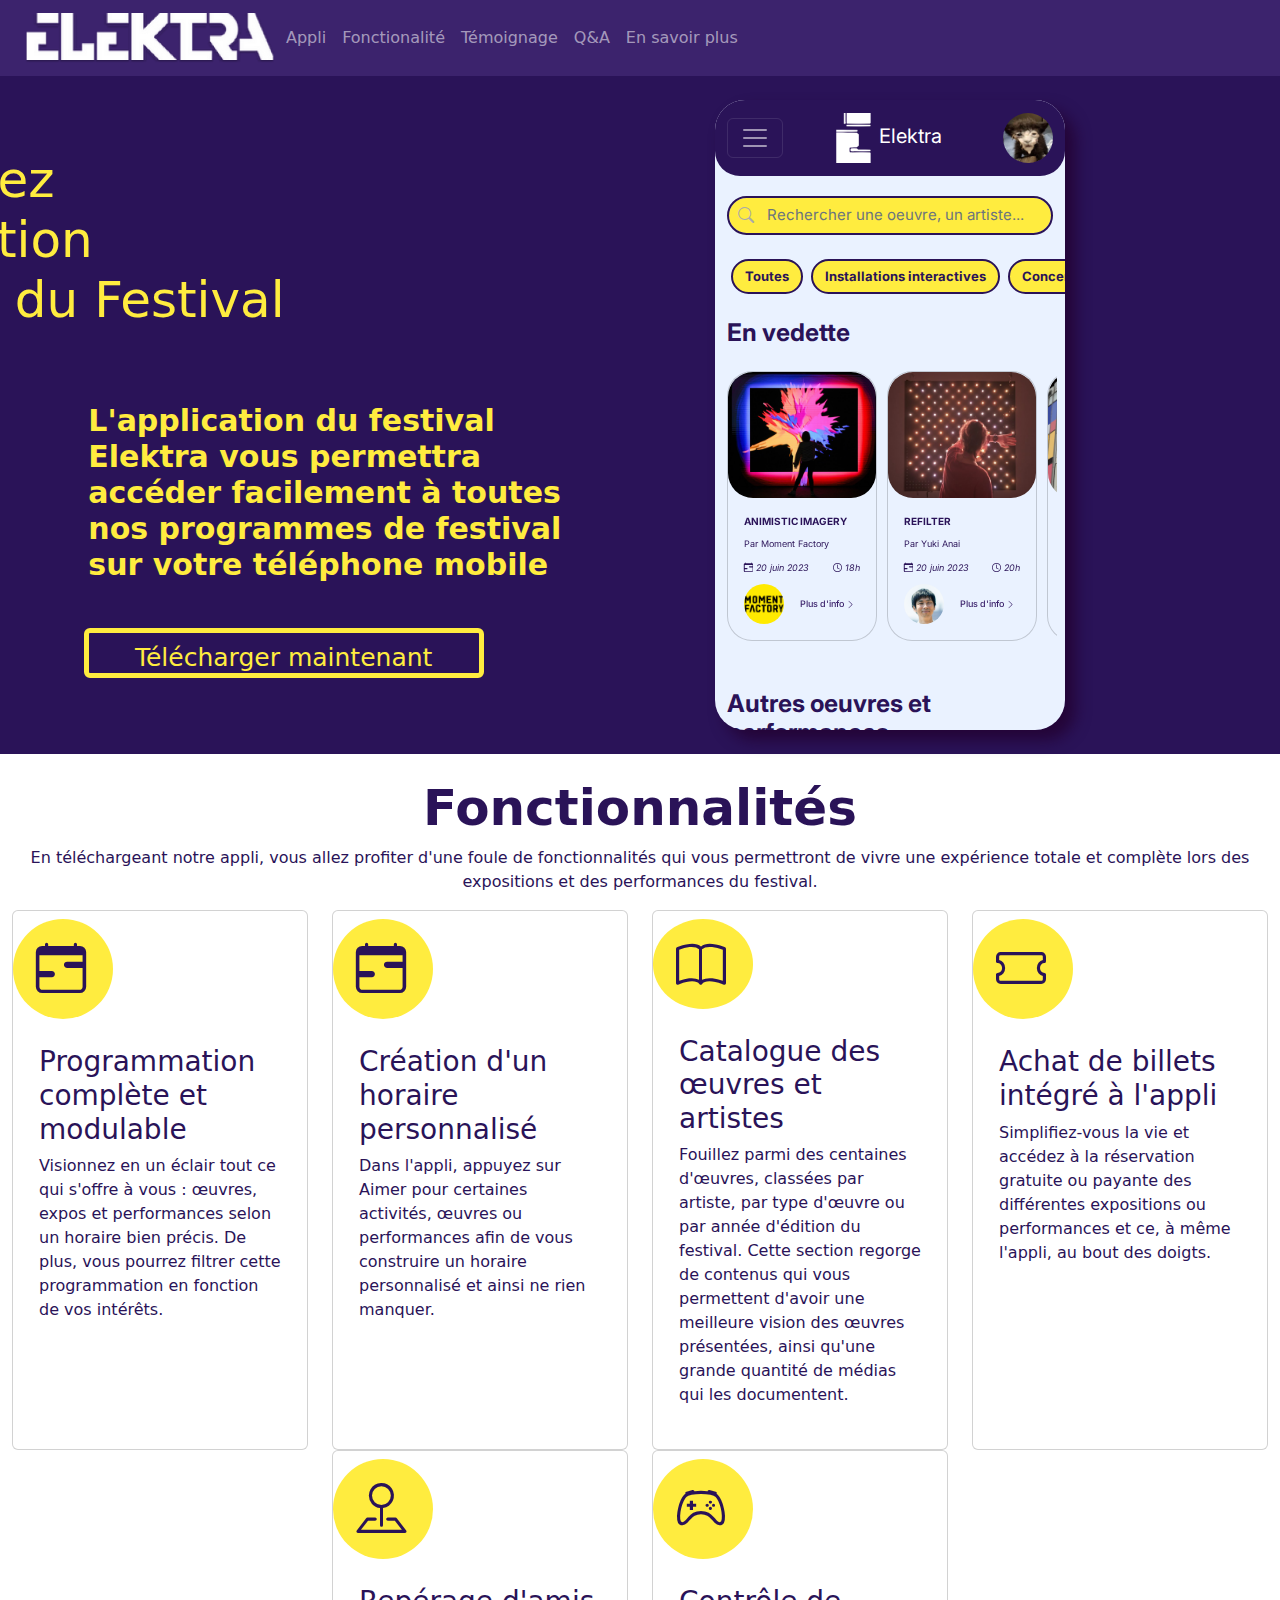
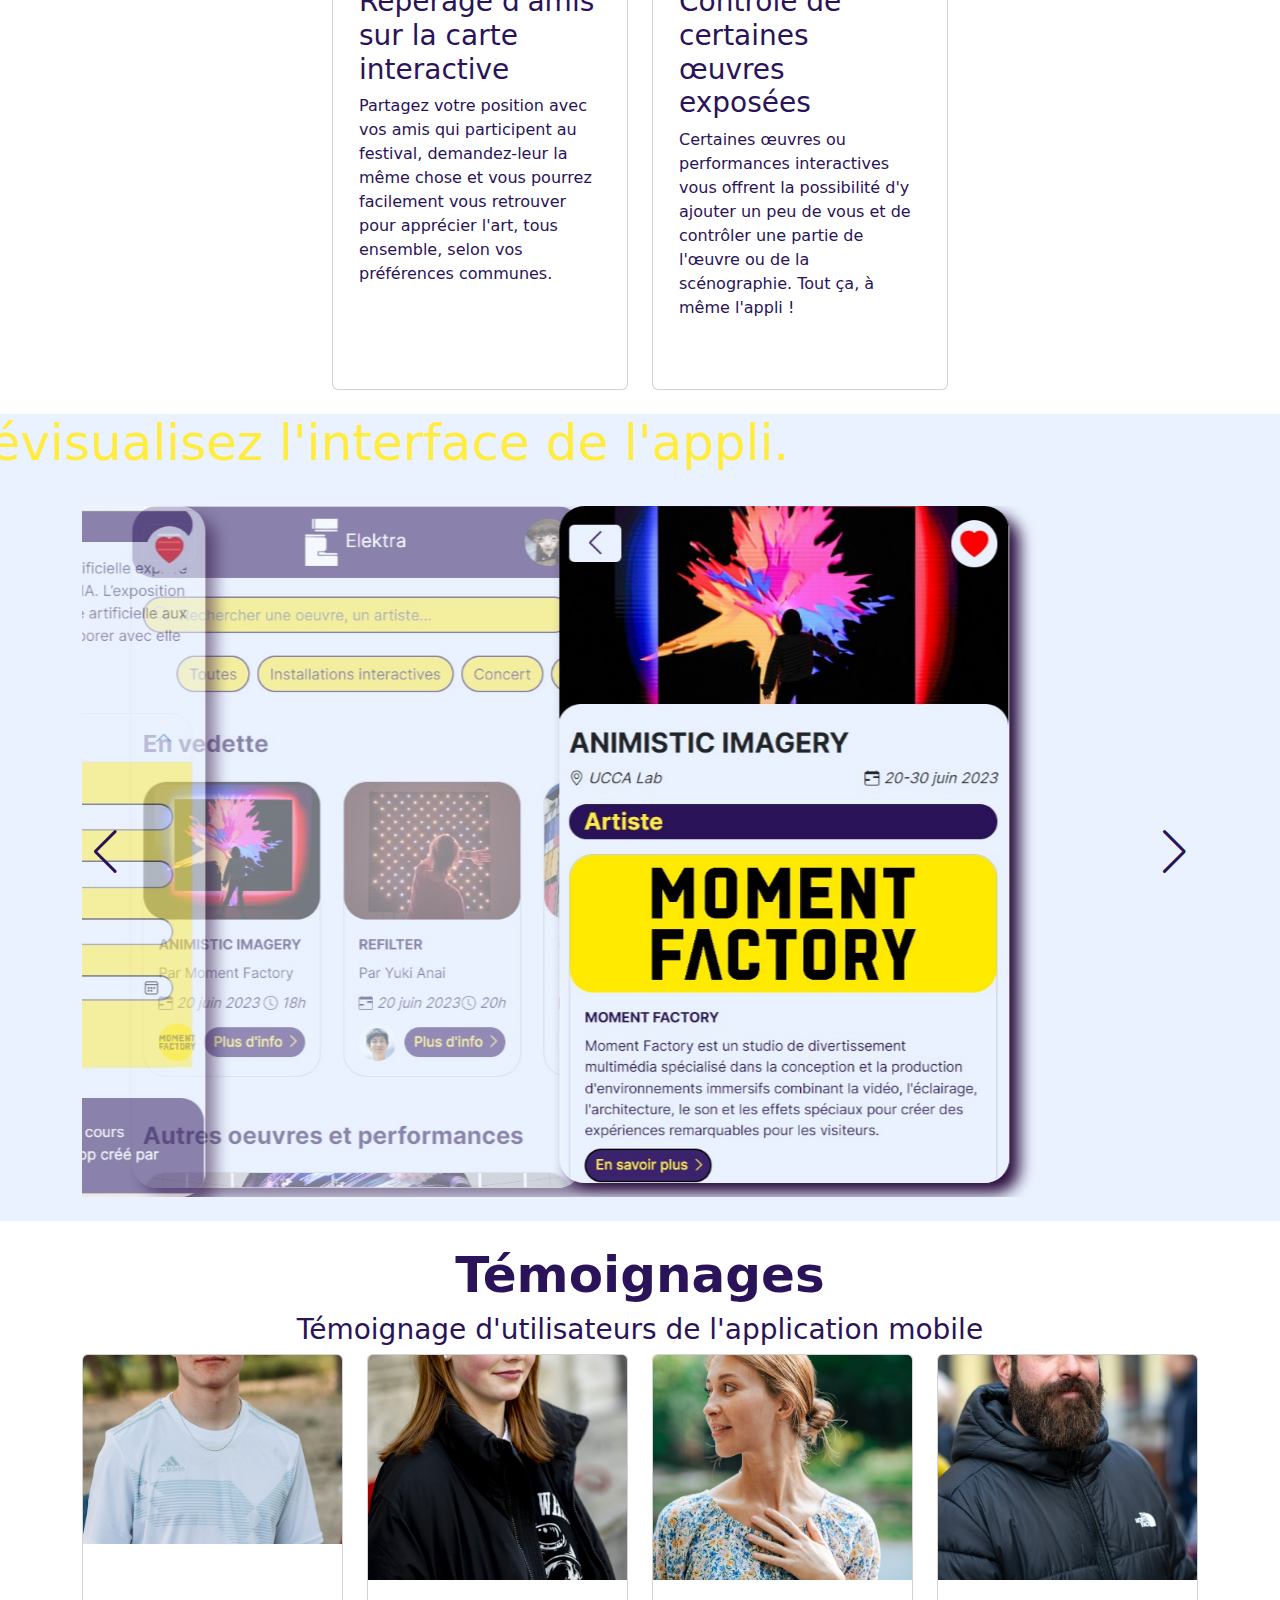
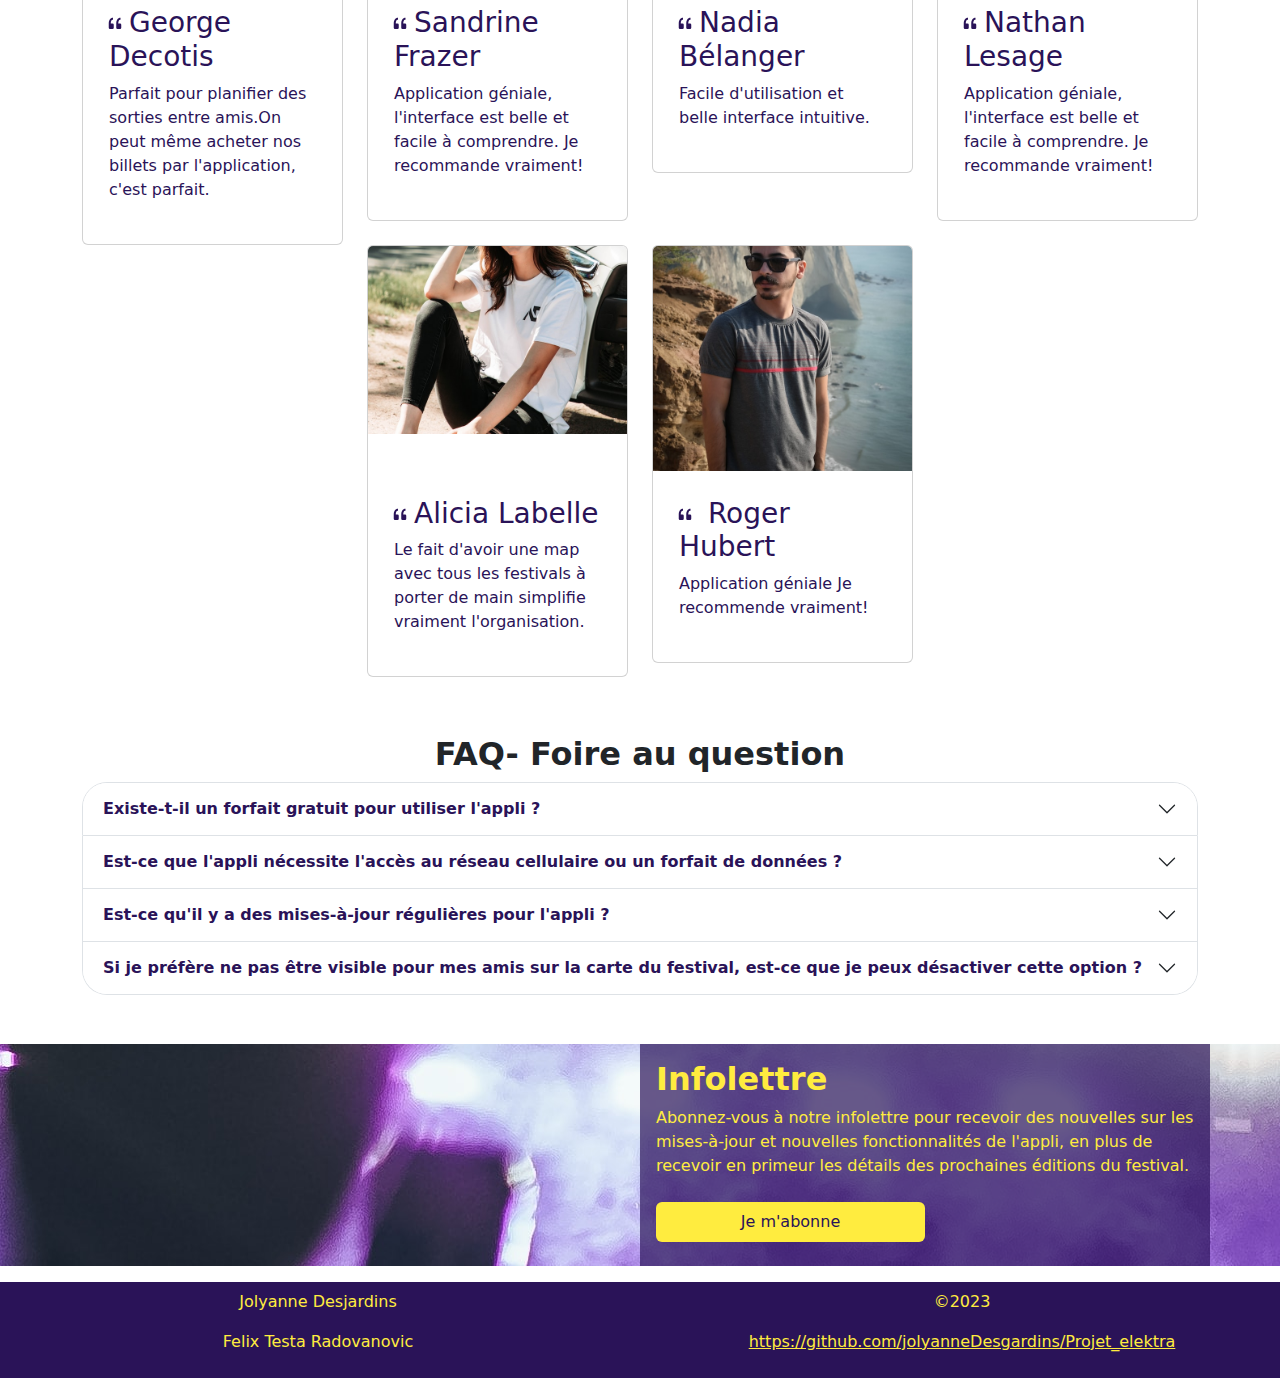
<file: index.html>
<!DOCTYPE html>
<html lang="en">
  <head>
    <meta charset="UTF-8" />
    <meta http-equiv="X-UA-Compatible" content="IE=edge" />
    <meta name="viewport" content="width=device-width, initial-scale=1.0" />
    <meta name="robots" content="noindex" />
    <link
      href="https://cdn.jsdelivr.net/npm/bootstrap@5.3.0-alpha1/dist/css/bootstrap.min.css"
      rel="stylesheet"
      integrity="sha384-GLhlTQ8iRABdZLl6O3oVMWSktQOp6b7In1Zl3/Jr59b6EGGoI1aFkw7cmDA6j6gD"
      crossorigin="anonymous"
    />
    <link
  rel="stylesheet"
  href="https://cdn.jsdelivr.net/npm/swiper@9/swiper-bundle.min.css"
/>
    <link rel="stylesheet" href="https://cdn.jsdelivr.net/npm/bootstrap-icons@1.10.3/font/bootstrap-icons.css">
    <link rel="stylesheet" href="css/main.css">
    <link rel="stylesheet" href="css/bootstrap.css">

    <link rel="stylesheet" href="css/style-lp.css" />
    <link rel="shortcut icon" href="assets/logo/favicone/favicon-32x32.png" />
    <title>Elektra</title>
  </head>
  <body>
    <main>
      <!-- navbar
      ---------------------------------------------------- -->
      <div class="container-fluid p-0">
      <nav class="navbar navbar-dark navbar-expand-lg sticky-top">
        <a class="navbar-brand" href="#">
          <img src="assets/logo/image 8.png" alt="" class="logo-entreprise" />
        </a>
        
        <div class="container">
          <!-- Hamburger button 
          ----------------------------------------------->
          <button
            class="navbar-toggler"
            data-bs-toggle="collapse"
            data-bs-target="#mainNav"
            aria-controls="mainNav"
            aria-expanded="false"
            aria-label="Affichage/masquage de la navigation"
          >
            <span class="navbar-toggler-icon"></span>
          </button>

          <!-- Navigation
          -------------------------------------------------------------- -->
          <div
            id="mainNav"
            class="collapse navbar-collapse"
            id="scrollspyHeading1"
          >
            <ul class="navbar-nav">
              <li class="nav-item">
                <a href="#scrollspyHeading1" class="nav-link">Appli</a>
              </li>
              <li class="nav-item">
                <a href="#scrollspyHeading2" class="nav-link">Fonctionalité</a>
              </li>
              <li class="nav-item">
                <a href="#scrollspyHeading3" class="nav-link">Témoignage</a>
              </li>
              <li class="nav-item">
                <a href="#accordion" class="nav-link">Q&A</a>
              </li>
              <li class="nav-item">
                <a href="#voir-plus" class="nav-link">En savoir plus</a>
              </li>
            </ul>
          </div>
        </div>
      </nav>
     

      <!-- Hero
      -------------------------------------------------------------->
      
      <section class="hero">
        <div class="container-fluid py-4">
        <div class="row col-12 d-flex">
          <!--hero info-->
          <div class="col-sm-12 col-xl-5" id="telecharger">
            <h1  class="col-12 align-content-center">Découvrez l'application officielle du Festival Elektra</h1>
            <div class="row col-12 ">
              <h2 class="col-sm-12 col-md-12 col-lg-12 telecharger_texte">
                L'application du festival Elektra vous permettra accéder
                facilement à toutes nos programmes de festival sur votre téléphone
                mobile
              </h2>
            </div>
            <button type="button" class="btn ms-4
            mt-6 telechargerbtn btn-outline-primary">
              Télécharger maintenant
            </button>
          </div>
          <!--iphone -->
          <div class="col-sm-12 col-xl-6">
            <div class="telephonediv ">
              <div class="iphone d-flex justify-content-center">
                <iframe src="app/index.html" frameborder="0"></iframe>
                <div class="cercle"></div>
              </div>
            </div>
          </div>
        </div>
      </div>
      </section>

      <!--fonctionalité
      ---------------------------------------------->
      <section class="section-feature py-4">
      <div class="section-fonctionalite" id="scrollspyHeading2">
        <div class="row">
          <div class="container ">
            <h2 class="fonctionalité text-center align-content-center "  > Fonctionnalités</h2>
            <p class="texte text-center">
              En téléchargeant notre appli, vous allez profiter d'une foule de
              fonctionnalités qui vous permettront de vivre une expérience
              totale et complète lors des expositions et des performances du
              festival.
            </p>
          </div>
          <div class="row" >

            <div class="col-12 col-md-6 col-xl-3">
              <div class="card" style="height: 60vh">
                <div class="logo mt-2">
                  <i class="bi bi-calendar-range"></i>
                </div>
                <div class="card-body">
                  <h3 class="card-title"> Programmation complète et modulable</h3><p>
                    Visionnez en un éclair tout ce qui s'offre à vous :
                    œuvres, expos et performances selon un horaire bien
                    précis. De plus, vous pourrez filtrer cette
                    programmation en fonction de vos intérêts.
                </p>
                </div>
              </div>
            </div>

            <div class="col-12 col-md-6 col-xl-3">
              <div class="card" style="height: 60vh" >
                <div class="logo  mt-2">
                  <i class="bi bi-calendar-range fa-3x"></i>
                </div>
                <div class="card-body">
                  <h3 class="card-title">  Création d'un horaire personnalisé</h3><p>
                    Dans l'appli, appuyez sur Aimer pour certaines
                        activités, œuvres ou performances afin de vous
                        construire un horaire personnalisé et ainsi ne rien
                        manquer.
                </p>
                </div>
              </div>
            </div>

           
    
        
            <div class="col-12 col-md-6 col-xl-3">
              <div class="card"  style="height: 60vh" >
                <div class="logo  mt-2">
                  <i class="bi bi-book"></i>
                </div>
                <div class="card-body">
                  <h3 class="card-title">  Catalogue des œuvres et artistes</h3><p>
                    Fouillez parmi des centaines d'œuvres, classées par
                    artiste, par type d'œuvre ou par année d'édition du
                    festival. Cette section regorge de contenus qui vous
                    permettent d'avoir une meilleure vision des œuvres
                    présentées, ainsi qu'une grande quantité de médias qui
                    les documentent.
                </p>
                </div>
              </div>
            </div>

            <div class="col-12 col-md-6 col-xl-3">
              <div class="card"  style="height: 60vh" >
                <div class="logo  mt-2">
                  <i class="bi bi-ticket"></i>
                </div>
                <div class="card-body">
                  <h3 class="card-title">      Achat de billets intégré à l'appli</h3><p>
                    Simplifiez-vous la vie et accédez à la réservation
                    gratuite ou payante des différentes expositions ou
                    performances et ce, à même l'appli, au bout des doigts.
                </p>
                </div>
              </div>
            </div>


            
            <div class="col-12 col-md-6 col-xl-3">
              <div class="card"  style="height: 60vh">
                <div class="logo  mt-2">
                  <i class="bi bi-pin-map fa-2x"></i>
                </div>
               <div class="card-body">
                  <h3 class="card-title">   Repérage d'amis sur la carte interactive</h3><p>
                    Partagez votre position avec vos amis qui participent au
                    festival, demandez-leur la même chose et vous pourrez
                    facilement vous retrouver pour apprécier l'art, tous
                    ensemble, selon vos préférences communes.
                </div>
              </div>
            </div>

            <div class="col-12 col-md-6 col-xl-3">
              <div class="card"  style="height: 60vh" >
                <div class="logo  mt-2">
                  <i class="bi bi-controller"></i>
                </div>
               <div class="card-body">
                  <h3 class="card-title">  Contrôle de certaines œuvres exposées</h3><p>
                    Certaines œuvres ou performances interactives vous
                    offrent la possibilité d'y ajouter un peu de vous et de
                    contrôler une partie de l'œuvre ou de la scénographie.
                    Tout ça, à même l'appli !
                </div>
              </div>
            </div>
        </div>
      </div>
    
    </section>
<!---    -->
    <section class="voir-plus py-4" id="voir-plus">

      <div class="container">
        <h1 class="swiper_titre text-center">Prévisualisez l'interface de l'appli. </h1>
    
          <div class="swiper swiper-screenshot " >
            <!-- Additional required wrapper -->
           
            <div class="swiper-wrapper ">
                <!-- Slides -->
                
                <div class="swiper-slide ms-5 "><img class="image_swipper "  src="assets/logo/fausse_page_ouverte.jpg" alt=""></div>
             
                <div class="swiper-slide ms-5 "><img class="image_swipper "  src="assets/logo/fausse_moda.jpg" alt=""></div>
    
                <div class="swiper-slide ms-5"><img class="image_swipper "  src="assets/logo/fausse_accueil.jpg" alt=""></div>
             
            </div>
            <div class="swiper-button-prev"></div>
            <div class="swiper-button-next"></div>
          </div>
             
      
        </div>
      </div>
    </section>
      
      <!--témoignage
      ---------------------------------------------------------------------------------->

      <section class="section-feature py-4 ">
        <div class="section-testimonials "id="scrollspyHeading3">
          <div class="container">
            <div class="row ">
              <div class="allo  ">
                <h2 class="testimonials text-center" >Témoignages</h2>
              </div>
            </div>
            <div class="row ">
              <h3 class="col-12 text-center">Témoignage d'utilisateurs de l'application mobile</h3>
            </div>
          </div>
       

        <div class="container">
          <div class="row">
            <div class="col-12 col-md-6 col-xl-3">
              <div class="card">
                <img
                  src="assets/personne/george.jpg"
                  class="card-img-top george"
                />
                <div class="card-body">
                  <h3 class="card-title"><svg xmlns="http://www.w3.org/2000/svg" width="20" height="20" fill="currentColor" class="bi bi-quote" viewBox="0 0 16 16">
                    <path d="M12 12a1 1 0 0 0 1-1V8.558a1 1 0 0 0-1-1h-1.388c0-.351.021-.703.062-1.054.062-.372.166-.703.31-.992.145-.29.331-.517.559-.683.227-.186.516-.279.868-.279V3c-.579 0-1.085.124-1.52.372a3.322 3.322 0 0 0-1.085.992 4.92 4.92 0 0 0-.62 1.458A7.712 7.712 0 0 0 9 7.558V11a1 1 0 0 0 1 1h2Zm-6 0a1 1 0 0 0 1-1V8.558a1 1 0 0 0-1-1H4.612c0-.351.021-.703.062-1.054.062-.372.166-.703.31-.992.145-.29.331-.517.559-.683.227-.186.516-.279.868-.279V3c-.579 0-1.085.124-1.52.372a3.322 3.322 0 0 0-1.085.992 4.92 4.92 0 0 0-.62 1.458A7.712 7.712 0 0 0 3 7.558V11a1 1 0 0 0 1 1h2Z"/>
                  </svg>George Decotis</h3><p>
                    Parfait pour planifier des sorties entre amis.On peut même acheter nos billets par l'application, c'est parfait. 
                </p>
                </div>
              </div>
            </div>

            <div class="col-sm-12 col-md-6 col-xl-3">
            
              <div class="card">
                
                <img
                  src="assets/personne/fille-sandrine.jpg"
                  class="card-img-top Sandrine"
                />
                <div class="card-body ">
                  <h3 class="card-title"><svg xmlns="http://www.w3.org/2000/svg" width="20" height="20" fill="currentColor" class="bi bi-quote" viewBox="0 0 16 16">
                    <path d="M12 12a1 1 0 0 0 1-1V8.558a1 1 0 0 0-1-1h-1.388c0-.351.021-.703.062-1.054.062-.372.166-.703.31-.992.145-.29.331-.517.559-.683.227-.186.516-.279.868-.279V3c-.579 0-1.085.124-1.52.372a3.322 3.322 0 0 0-1.085.992 4.92 4.92 0 0 0-.62 1.458A7.712 7.712 0 0 0 9 7.558V11a1 1 0 0 0 1 1h2Zm-6 0a1 1 0 0 0 1-1V8.558a1 1 0 0 0-1-1H4.612c0-.351.021-.703.062-1.054.062-.372.166-.703.31-.992.145-.29.331-.517.559-.683.227-.186.516-.279.868-.279V3c-.579 0-1.085.124-1.52.372a3.322 3.322 0 0 0-1.085.992 4.92 4.92 0 0 0-.62 1.458A7.712 7.712 0 0 0 3 7.558V11a1 1 0 0 0 1 1h2Z"/>
                  </svg>Sandrine Frazer</h3><p>
                    Application géniale, l'interface est belle et facile à comprendre. Je recommande vraiment! 
                </p>
                </div>
              </div>
            </div>
            <div class="col-12 col-md-6 col-xl-3">
              <div class="card">
                <img
                  src="assets/personne/fille_fleur.jpg"
                  class="card-img-top Nadia"
                />
                <div class="card-body">
                  <h3 class="card-title"><svg xmlns="http://www.w3.org/2000/svg" width="20" height="20" fill="currentColor" class="bi bi-quote" viewBox="0 0 16 16">
                    <path d="M12 12a1 1 0 0 0 1-1V8.558a1 1 0 0 0-1-1h-1.388c0-.351.021-.703.062-1.054.062-.372.166-.703.31-.992.145-.29.331-.517.559-.683.227-.186.516-.279.868-.279V3c-.579 0-1.085.124-1.52.372a3.322 3.322 0 0 0-1.085.992 4.92 4.92 0 0 0-.62 1.458A7.712 7.712 0 0 0 9 7.558V11a1 1 0 0 0 1 1h2Zm-6 0a1 1 0 0 0 1-1V8.558a1 1 0 0 0-1-1H4.612c0-.351.021-.703.062-1.054.062-.372.166-.703.31-.992.145-.29.331-.517.559-.683.227-.186.516-.279.868-.279V3c-.579 0-1.085.124-1.52.372a3.322 3.322 0 0 0-1.085.992 4.92 4.92 0 0 0-.62 1.458A7.712 7.712 0 0 0 3 7.558V11a1 1 0 0 0 1 1h2Z"/>
                  </svg>Nadia Bélanger</h3><p>
                  Facile d'utilisation et belle interface intuitive.
                </p>
                </div>
              </div>
            </div>

          <div class="col-12 col-md-6 col-xl-3">
            <div class="card">
              <img src="assets/personne/homme_tuque.jpg" class="card-img-top nathan" />
              <div class="card-body">
                <h3 class="card-title"><svg xmlns="http://www.w3.org/2000/svg" width="20" height="20" fill="currentColor" class="bi bi-quote" viewBox="0 0 16 16">
                  <path d="M12 12a1 1 0 0 0 1-1V8.558a1 1 0 0 0-1-1h-1.388c0-.351.021-.703.062-1.054.062-.372.166-.703.31-.992.145-.29.331-.517.559-.683.227-.186.516-.279.868-.279V3c-.579 0-1.085.124-1.52.372a3.322 3.322 0 0 0-1.085.992 4.92 4.92 0 0 0-.62 1.458A7.712 7.712 0 0 0 9 7.558V11a1 1 0 0 0 1 1h2Zm-6 0a1 1 0 0 0 1-1V8.558a1 1 0 0 0-1-1H4.612c0-.351.021-.703.062-1.054.062-.372.166-.703.31-.992.145-.29.331-.517.559-.683.227-.186.516-.279.868-.279V3c-.579 0-1.085.124-1.52.372a3.322 3.322 0 0 0-1.085.992 4.92 4.92 0 0 0-.62 1.458A7.712 7.712 0 0 0 3 7.558V11a1 1 0 0 0 1 1h2Z"/>
                </svg>Nathan Lesage</h3><p>
                  Application géniale, l'interface est belle et facile à comprendre. Je recommande vraiment!     
              </p>
              </div>
            </div>
          </div>
          <div class="col-12 col-md-6 col-xl-3">
            <div class="card">
              <img src="assets/personne/fille_assis.jpg" class="card-img-top alicia" />
              <div class="card-body">
                <h3 class="card-title"><svg xmlns="http://www.w3.org/2000/svg" width="20" height="20" fill="currentColor" class="bi bi-quote" viewBox="0 0 16 16">
                  <path d="M12 12a1 1 0 0 0 1-1V8.558a1 1 0 0 0-1-1h-1.388c0-.351.021-.703.062-1.054.062-.372.166-.703.31-.992.145-.29.331-.517.559-.683.227-.186.516-.279.868-.279V3c-.579 0-1.085.124-1.52.372a3.322 3.322 0 0 0-1.085.992 4.92 4.92 0 0 0-.62 1.458A7.712 7.712 0 0 0 9 7.558V11a1 1 0 0 0 1 1h2Zm-6 0a1 1 0 0 0 1-1V8.558a1 1 0 0 0-1-1H4.612c0-.351.021-.703.062-1.054.062-.372.166-.703.31-.992.145-.29.331-.517.559-.683.227-.186.516-.279.868-.279V3c-.579 0-1.085.124-1.52.372a3.322 3.322 0 0 0-1.085.992 4.92 4.92 0 0 0-.62 1.458A7.712 7.712 0 0 0 3 7.558V11a1 1 0 0 0 1 1h2Z"/>
                </svg>Alicia Labelle</h3>
                <p>
                  Le fait d'avoir une map avec tous les festivals à porter de main simplifie vraiment l'organisation.   
              </p>
              </div>
            </div>
          </div>
          <div class="col-12 col-md-6 col-xl-3">
            <div class="card">
              <img
                src="assets/personne/homme_montaigne.jpg"
                class="card-img-top Roger"
              />
              <div class="card-body">
                <h3 class="card-title"><svg xmlns="http://www.w3.org/2000/svg" width="20" height="20" fill="currentColor" class="bi bi-quote" viewBox="0 0 16 16">
                  <path d="M12 12a1 1 0 0 0 1-1V8.558a1 1 0 0 0-1-1h-1.388c0-.351.021-.703.062-1.054.062-.372.166-.703.31-.992.145-.29.331-.517.559-.683.227-.186.516-.279.868-.279V3c-.579 0-1.085.124-1.52.372a3.322 3.322 0 0 0-1.085.992 4.92 4.92 0 0 0-.62 1.458A7.712 7.712 0 0 0 9 7.558V11a1 1 0 0 0 1 1h2Zm-6 0a1 1 0 0 0 1-1V8.558a1 1 0 0 0-1-1H4.612c0-.351.021-.703.062-1.054.062-.372.166-.703.31-.992.145-.29.331-.517.559-.683.227-.186.516-.279.868-.279V3c-.579 0-1.085.124-1.52.372a3.322 3.322 0 0 0-1.085.992 4.92 4.92 0 0 0-.62 1.458A7.712 7.712 0 0 0 3 7.558V11a1 1 0 0 0 1 1h2Z"/>
                </svg> Roger Hubert</h3><p>
                Application géniale Je recommende vraiment!
              </p>
              </div>
            </div>
          </div>
        </div>
      </div>
      </section>
      <!--q&a-->
      <div class="container py-4">

<!--Section Accordion 
------------------------------------------------------------------------------------------>
      <div id="accordion">
<h2 class="text-center"> FAQ- Foire au question </h2>
  <div class="row">
      <div class="accordion" id="Faq">

        <div class="accordion-item">
          <h2 class="accordion-header" id="question1">
            <button
              class="accordion-button collapsed"
              type="button"
              data-bs-toggle="collapse"
              data-bs-target="#réponse1"
              aria-expanded="true"
              aria-controls="réponse1"
            >
            Existe-t-il un forfait gratuit pour utiliser l'appli ?
            </button>
          </h2>
          <div
            id="réponse1"
            class="accordion-collapse collapse"
            aria-labelledby="question1"
            data-bs-parent="#Faq"
          >
            <div class="accordion-body">
              <strong
                >Oui, tout à fait !</strong
              >
              Vous pouvez utiliser l'appli gratuitement. Si vous souhaitez les fonctionnalités premium, alors dans ce cas vous avec 2 forfaits paants supplémentaires. Veuillez-vous référer à la section Tarifs de cette page pour en savoir plus.
            </div>
          </div>
        </div>
        <div class="accordion-item">
          <h2 class="accordion-header" id="question2">
            <button
              class="accordion-button collapsed"
              type="button"
              data-bs-toggle="collapse"
              data-bs-target="#réponse2"
              aria-expanded="false"
              aria-controls="collapseTwo"
            >
            Est-ce que l'appli nécessite l'accès au réseau cellulaire ou un forfait de données ?
            </button>
          </h2>
          <div
            id="réponse2"
            class="accordion-collapse collapse"
            aria-labelledby="question2"
            data-bs-parent="#Faq"
          >
            <div class="accordion-body">
              <strong
                >Non le contenu est accessible hors ligne.</strong
              >
              Cependant certaines fonctionnalités ne pourront pas être activées, notamment la recherche de vos amis sur la carte ou encore l’option d’interagir avec les œuvres en direct via l’appli.
            </div>
          </div>
        </div>
        <div class="accordion-item">
          <h2 class="accordion-header" id="question3">
            <button
              class="accordion-button collapsed"
              type="button"
              data-bs-toggle="collapse"
              data-bs-target="#réponse3"
              aria-expanded="false"
              aria-controls="réponse3"
            >
            Est-ce qu'il y a des mises-à-jour régulières pour l'appli ?
            </button>
          </h2>
          <div
            id="collapseThree"
            class="accordion-collapse collapse"
            aria-labelledby="question3"
            data-bs-parent="#Faq"
          >
            <div class="accordion-body">
              <strong
                >Oui, tout à fait !</strong
              >
              À chaque semaine nous envoyons des mises-à-jour de nouvelles fonctionnalités, des correctifs et des mises-à-jour de sécurité
            </div>
          </div>
        </div>
        <div class="accordion-item">
          <h2 class="accordion-header" id="question4">
            <button
              class="accordion-button collapsed"
              type="button"
              data-bs-toggle="collapse"
              data-bs-target="#réponse4"
              aria-expanded="false"
              aria-controls="réponse4"
            >
            Si je préfère ne pas être visible pour mes amis sur la carte du festival, est-ce que je peux désactiver cette option ?
            </button>
          </h2>
          <div
            id="réponse4"
            class="accordion-collapse collapse"
            aria-labelledby="question4"
            data-bs-parent="#Faq"
          >
            <div class="accordion-body">
              <strong
                >Oui, tout à fait !</strong
              >
         Votre confidentialité nous tient à cœur. Cette fonctionnalité ne sera active que si vous l'activez par vous-même.
            </div>
          </div>
        </div>
      </div>
    </div>
  </div>
</div>

<!--Section Infolettre
------------------------------------------------------------------->

  <section id="section-info" >
    <div class="container">
<div class="row   justify-content-xl-end">
  <div class="col-lg-6 col-md-6 col-sm-12 d-flex flex-column  text-center text-lg-end p-3 info">
    <h2 class="infolettre  justify-content-lg-start text-center text-md-start">Infolettre</h2>
    
    <p class="Texte_info text-center text-md-start"> Abonnez-vous à notre infolettre pour recevoir des nouvelles sur les mises-à-jour et nouvelles fonctionnalités de l'appli, en plus de recevoir en primeur les détails des prochaines éditions du festival.</p>
  
  <div class="row">
    <div class="btn-abonnement justify-content-sm-center d-flex  py-2">
    <button type="button" class="btn btn-primary infobtn col-lg-6 text-center" data-bs-toggle="modal" data-bs-target="#modal"> Je m'abonne</button>
      <div class="modal-dialog">
        <div class="modal-content">
        </div>
      </div>
    </div>
  </button>
  </div>
</div>
</div>
</div>
    </div>
   </main>

   <!--Footer
  ------------------------------------------------------>
    <footer class="mt-3 p-2 col-sm-12 text-center bottom-fixed">
      <div class="row">
        <div class="col-sm-12 col-lg-6">
          <p class="Jolyanne">Jolyanne Desjardins</p>
          <p class="Jolyanne">Felix Testa Radovanovic


          </p>
        </div>
        
        <div class="col-sm-12 col-lg-6">
          <p class="mention">©2023</p>
          <a
            class="lien"
            href="https://github.com/jolyanneDesgardins/Projet_elektra"
            >https://github.com/jolyanneDesgardins/Projet_elektra</a
          >
        </div>
      </div>
      
    </footer>

<!-- Modal 
----------------------------------------------------->

<div class="modal fade" id="modal" tabindex="-1" aria-labelledby="exampleModalLabel" aria-hidden="true">
  <div class="modal-dialog modal-lg">
    <div class="modal-content">
    <div class="modal-header">
      <h5 class="modal-title" id="exampleModalLabel">Rester informé!</h5>
      <button type="button" class="btn-close" data-bs-dismiss="modal" aria-label="Close"></button>
    </div>
    <div class="modal-body">
      <div class="form-group py-1">
        <label for="email">Adresse courriel</label>
        <input type="email" id="email" class="container-fluid py-1" placeholder="email@exemple.com">
        </div>
      </div>
      <div class="modal-footer">
        <button type="button" class="btn btn-secondary" data-bs-dismiss="modal">Annulée</button>
        <button type="button" class="btn telechargerbtn btn-primary">M'inscrire</button>
      </div>
    </div>
  </div>
</div>

<script src="https://cdn.jsdelivr.net/npm/swiper@9/swiper-bundle.min.js"></script>
    <script
      src="https://cdn.jsdelivr.net/npm/bootstrap@5.3.0-alpha1/dist/js/bootstrap.bundle.min.js"
      integrity="sha384-w76AqPfDkMBDXo30jS1Sgez6pr3x5MlQ1ZAGC+nuZB+EYdgRZgiwxhTBTkF7CXvN"
      crossorigin="anonymous"
    ></script>
    <script src="js/script.js"></script>
  </body>
</html>
</file>
<file: css/main.css>
:root {
  --couleur-primaire: #2a1358;
  --couleur-accent: #FFEC3F;
  --arriere-plan: #EAF2FF;
  --mauve-fonce: #3C236D;
  --fonte-main: 'Inter', sans-serif;
}

html{
  background-color:var(--arriere-plan);
}

h1, .h1 {
  position: relative;
  top: 0px;
  right: 275px;
  font-size: 60px;
  color: var(--mauve-fonce)
}
h2, .h2 {
  font-size: 40px;
}
h3, .h3 {
  font-size: 45px;
}
h4, .h4 {
  font-size: 40px;
}
h5, .h5 {
  font-size: 30px;
}
h6, .h6 {
  font-size: 25px;
}
</file>
<file: css/style-lp.css>
html {
  background-color: var(--bs-light);
  box-sizing: border-box;

  /*essaie*/
}

/*navbar
*********************************************/
.logo-entreprise {
  width: 250px;
  position: relative;
  left: 25px;
}
.navbar {
  background-color: var(--bs-dark);
  color: #ffec3f;
}
.container .navigation {
  background-color: #2a1358;
  width: 100%;
}

/*hero
*********************************************************/

.hero {
  background-color: var(--bs-primary);
}
.row {
  color: var(--bs-secondary);
  justify-content: center;
  align-content: normal;
  height: 100%;
}

.iphone .image {
  display: inline-block;
}
.image {
  z-index: 2;
  width: 23%;
}
#telecharger {
  display: flex;
  align-items: flex-end;
  flex-direction: row;
  flex-wrap: wrap;
  align-content: stretch;
  justify-content: flex-end;
}
iframe {
  aspect-ratio: 5/9;
  box-sizing: border-box;
  width: 60%;
  max-width: 350px;
  position: relative;
  z-index: 2;
  border-radius: 30px;
  box-shadow: 10px 10px 15px rgba(36, 4, 54, 0.979);
}

.image {
  z-index: 2;
  width: 23%;
}

h1 {
  position: relative;
  top: 50px;
  color: var(--bs-secondary);
  font-size: 50px;
}
.telecharger_texte {
  position: relative;
  top: 55px;
  font-size: 30px;
}
.telechargerbtn {
  position: relative;
  top: -350px;
  left: -80px;
  color: #ffec3f;
  border: 5px solid #ffec3f;
  width: 400px;
  height: 50px;
  font-size: 25px;
  font-weight: 500;
  align-self: center;
}
.telechargerbtn:hover {
  color: var(--bs-primary);
  background-color: var(--bs-secondary);
  border-color: #ffec3f;
}
/*swipper
***********************************/
.voir-plus {
  background-color: var(--bs-light);
}
.swiper-slide img {
  border-radius: 25px;
  max-width: 450px;
  box-shadow: 10px 10px 15px rgba(36, 4, 54, 0.979);
}
.swiper-slide {
  width: auto;
  display: flex;
  position: relative;

  justify-content: center;
}
.swiper-slide-prev {
  opacity: 50%;
}
.swiper-button-prev {
  color: #2a1358;
  margin-right: 10px;
}
.swiper-button-next {
  color: #2a1358;
}
.swiper-slide-next {
  opacity: 50%;
  width: 0;
  z-index: 2;
  position: relative;
  left: 50px;
}
h1.swiper_titre.text-center {
  position: relative;
  top: -25px;
}

/*Carte fonctionalité
***********************************************************/
.fonctionalité {
  position: relative;

  color: #2a1358;

  font-size: 50px;
}
.texte {
  color: #2a1358;
}
.bi {
  font-size: 50px;
  color: var(--bs-primary);
  position: relative;
  left: 23%;
  top: 13%;
}
.bi-quote {
  font-size: 50px;
  color: #2a1358;
  position: relative;
  left: -2%;
  top: 13%;
}

.card-title {
  color: #2a1358;
}
h3 {
  color: #2a1358;
}

.card-text {
  color: #2a1358;
}
/* Témoignage
**************************************************************/
.logo {
  width: 100px;
  height: 100px;
  border-radius: 50%;
  background-color: var(--bs-secondary);
}

.card-img {
  width: 70%;

  top: 15px;
  left: 15px;
}
.card-body {
  margin: 10px;
  color: var(--bs-primary);
}
.card-img-top {
  height: 25vh;
  object-fit: cover;
  object-position: 0 -130px;
}
.alicia {
  height: 25vh;
  object-fit: cover;
  object-position: 0 -200px;
}
.george {
  height: 25vh;
  object-fit: cover;
  object-position: 0 -200px;
}
.col-md-4 {
  display: flex;
  justify-content: center;
  align-items: center;
}

.testimonials {
  font-size: 50px;
  color: var(--bs-primary);
}
.section-testimonials {
  color: var(--bs-primary);
  margin-bottom: 10px;
}
/*FAQ
****************************************************************/
.accordion {
  width: 100vw;
  justify-content: center;
  margin-bottom: 25px;
}

/*footer
*************************************************/

footer {
  width: 100%;
  height: 100%;
  background-color: var(--bs-primary);
}
.Jolyanne {
  color: var(--bs-secondary);
}
.Felix {
  color: var(--bs-secondary);
}
.mention {
  color: var(--bs-secondary);
}
.lien {
  color: #ffec3f;
}

/* infolettre
*************************************************/
#section-info {
  background-image: url(/assets/personne/festival.jpg);
  background-position: 0 -1200px;
  object-fit: cover;
  background-repeat: no-repeat;
}
.infobtn {
  background-color: var(--bs-secondary);
  position: relative;

  border: none;
  color: #2a1358;
  height: 40px;
}
.infobtn:hover {
  background-color: var(--bs-dark);
  color: var(--bs-secondary);
}
.info {
  background-color: rgba(42, 19, 88, 0.7);
}

button.btn.btn-primary.inscription {
  color: var(--bs-secondary);
  background-color: var(--bs-primary);
}
button.btn.btn-primary.inscription {
  color: var(--bs-primary);
  background-color: var(--bs-secondary);
}
</file>
